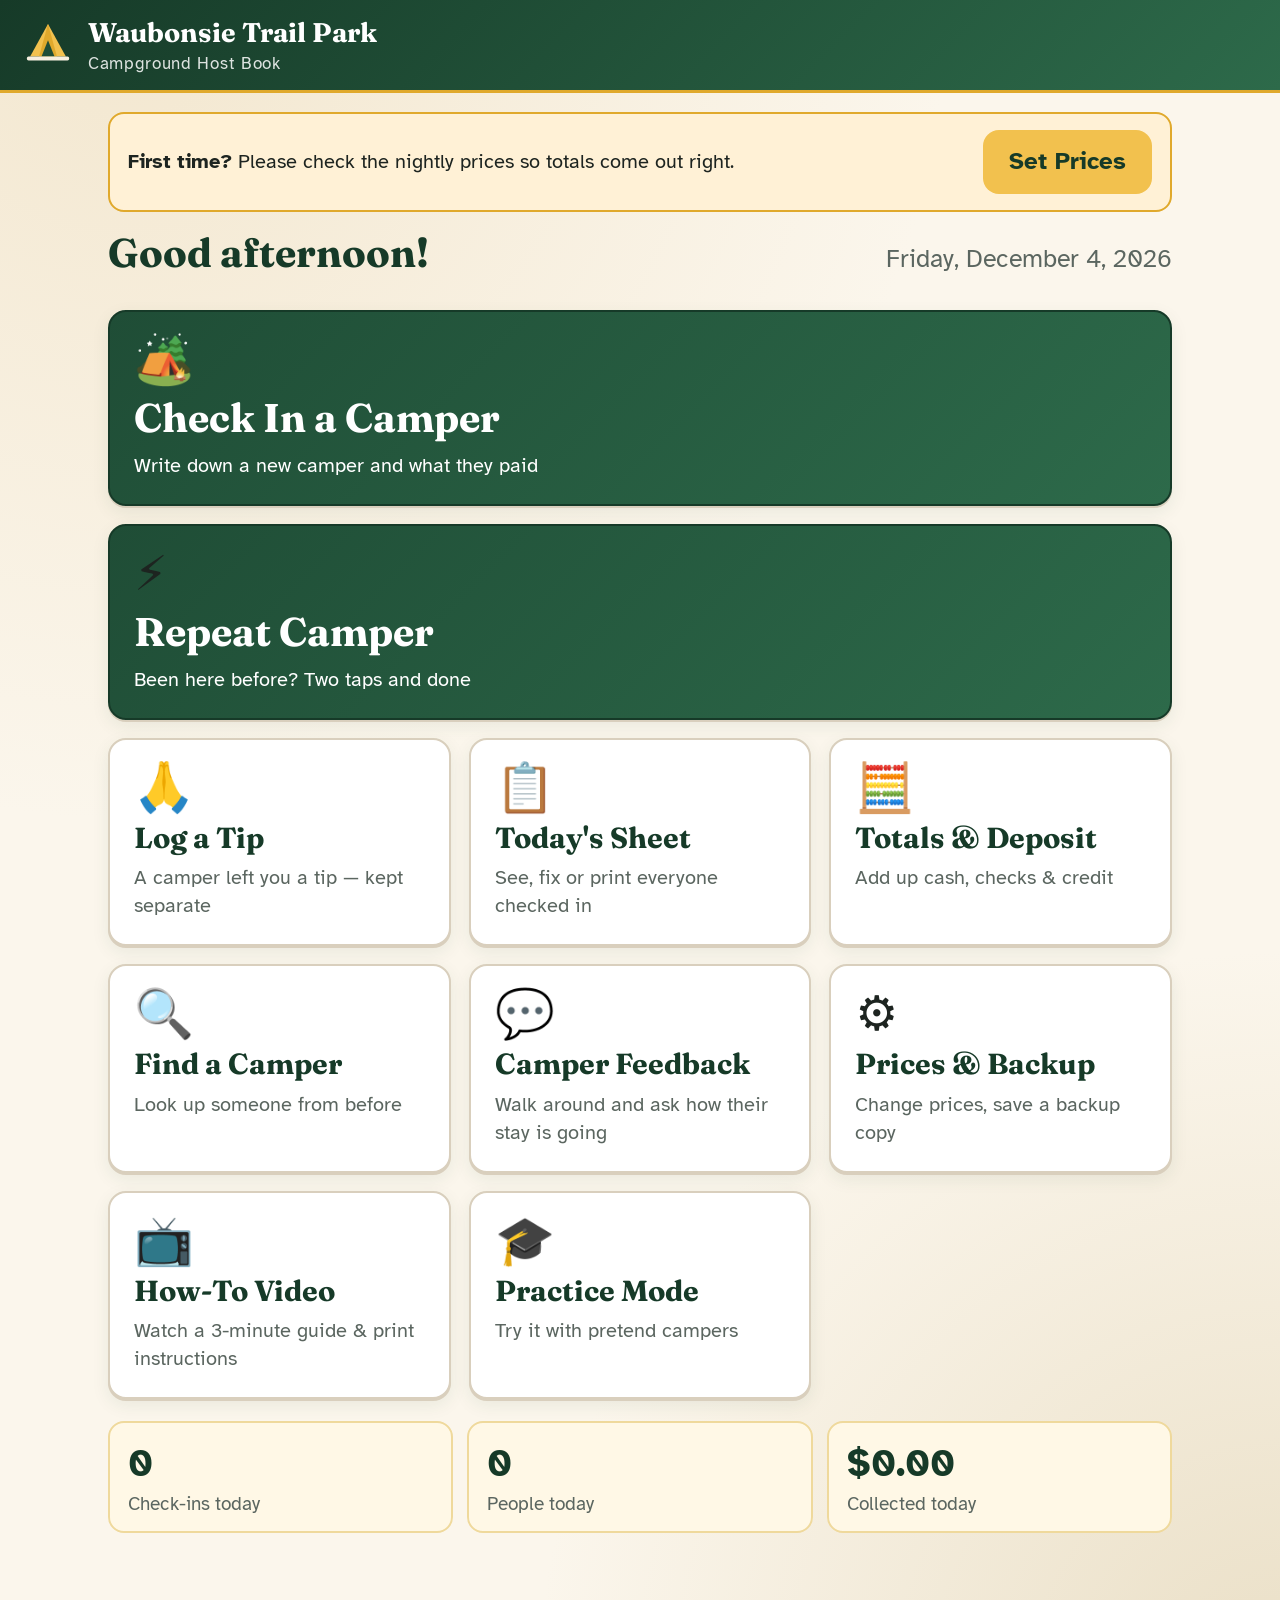
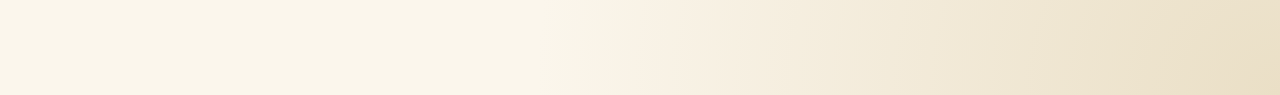
<file: index.html>
<!doctype html>
<html lang="en">
<head>
<meta charset="utf-8">
<meta name="viewport" content="width=device-width, initial-scale=1, viewport-fit=cover">
<title>Campground Host Book</title>
<meta name="description" content="Simple check-in book for campground hosts">
<meta name="theme-color" content="#1f4d36">
<link rel="manifest" href="manifest.webmanifest">
<link rel="icon" href="icons/icon-192.png">
<link rel="apple-touch-icon" href="icons/icon-192.png">
<meta name="apple-mobile-web-app-capable" content="yes">
<link rel="preconnect" href="https://fonts.googleapis.com">
<link rel="preconnect" href="https://fonts.gstatic.com" crossorigin>
<link href="https://fonts.googleapis.com/css2?family=Atkinson+Hyperlegible:wght@400;700&family=Fraunces:opsz,wght@9..144,700&display=swap" rel="stylesheet">
<link rel="stylesheet" href="styles.css">
</head>
<body>
<header class="top">
  <div class="brand">
    <svg class="mark" viewBox="0 0 64 64" aria-hidden="true"><path d="M32 6 10 46h44z" fill="#f2c14e"/><path d="M32 6 21 46h22z" fill="#e0a92c"/><path d="M32 26 24 46h16z" fill="#1f4d36"/><rect x="6" y="46" width="52" height="5" rx="2" fill="#f7efe0"/></svg>
    <div>
      <div class="park" id="parkName">Waubonsie Trail Park</div>
      <div class="sub">Campground Host Book</div>
    </div>
  </div>
  <button class="home-btn" id="homeBtn" hidden>⌂ Home</button>
</header>
<main id="app"></main>
<div id="modal" class="modal" hidden></div>
<div id="toast" class="toast" hidden></div>
<script src="app.js"></script>
</body>
</html>
</file>
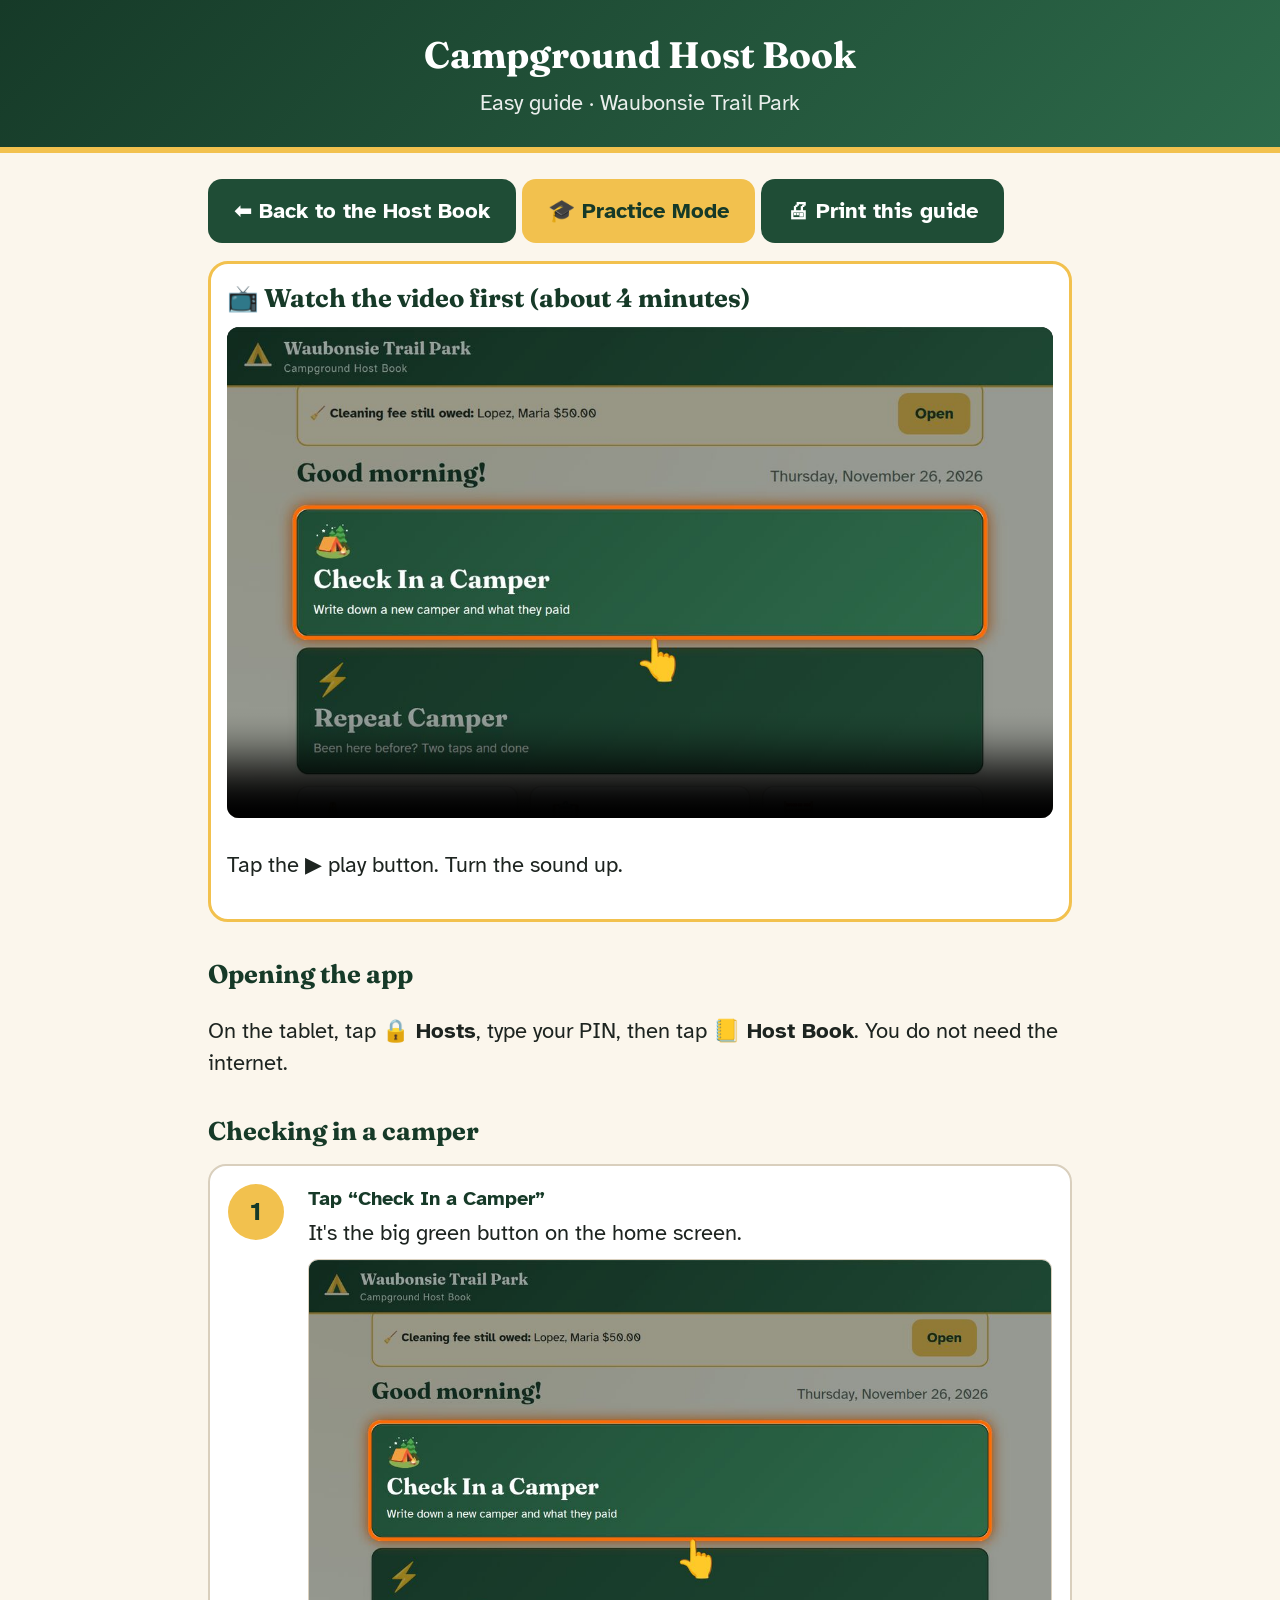
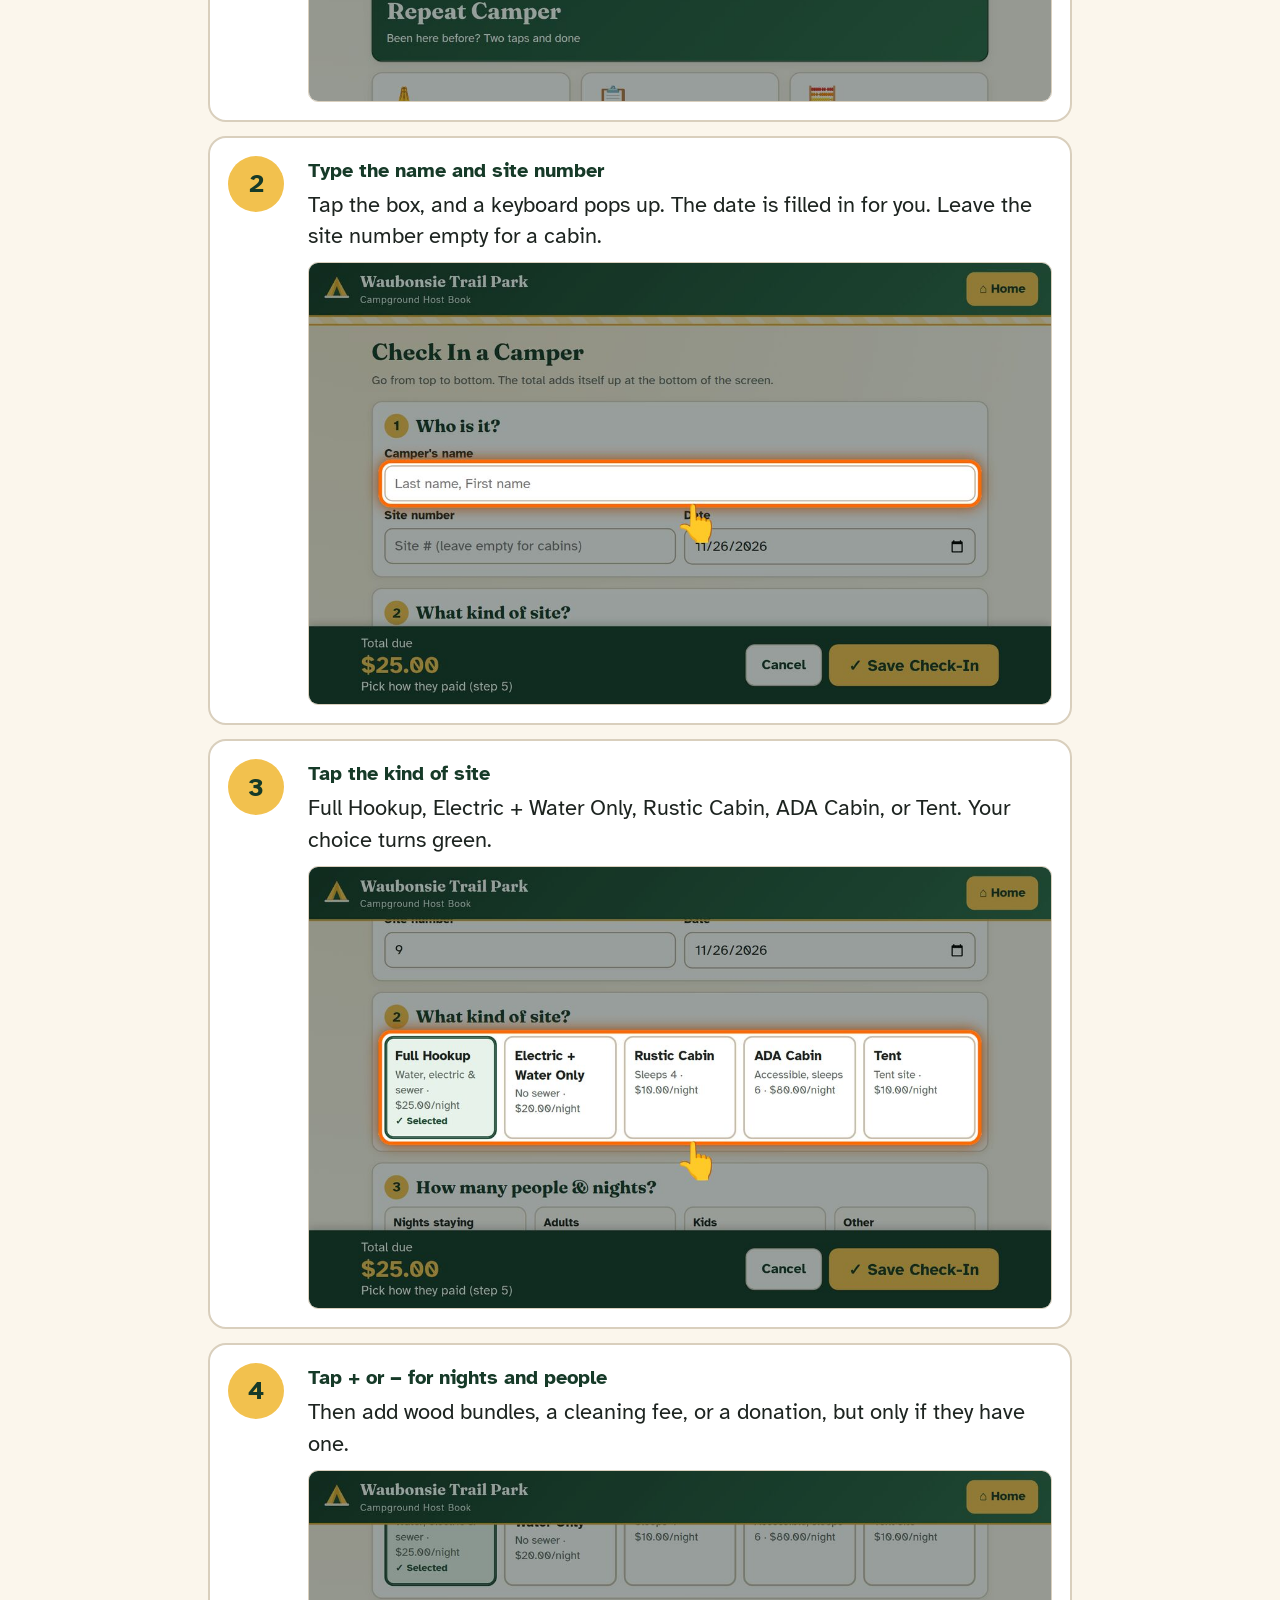
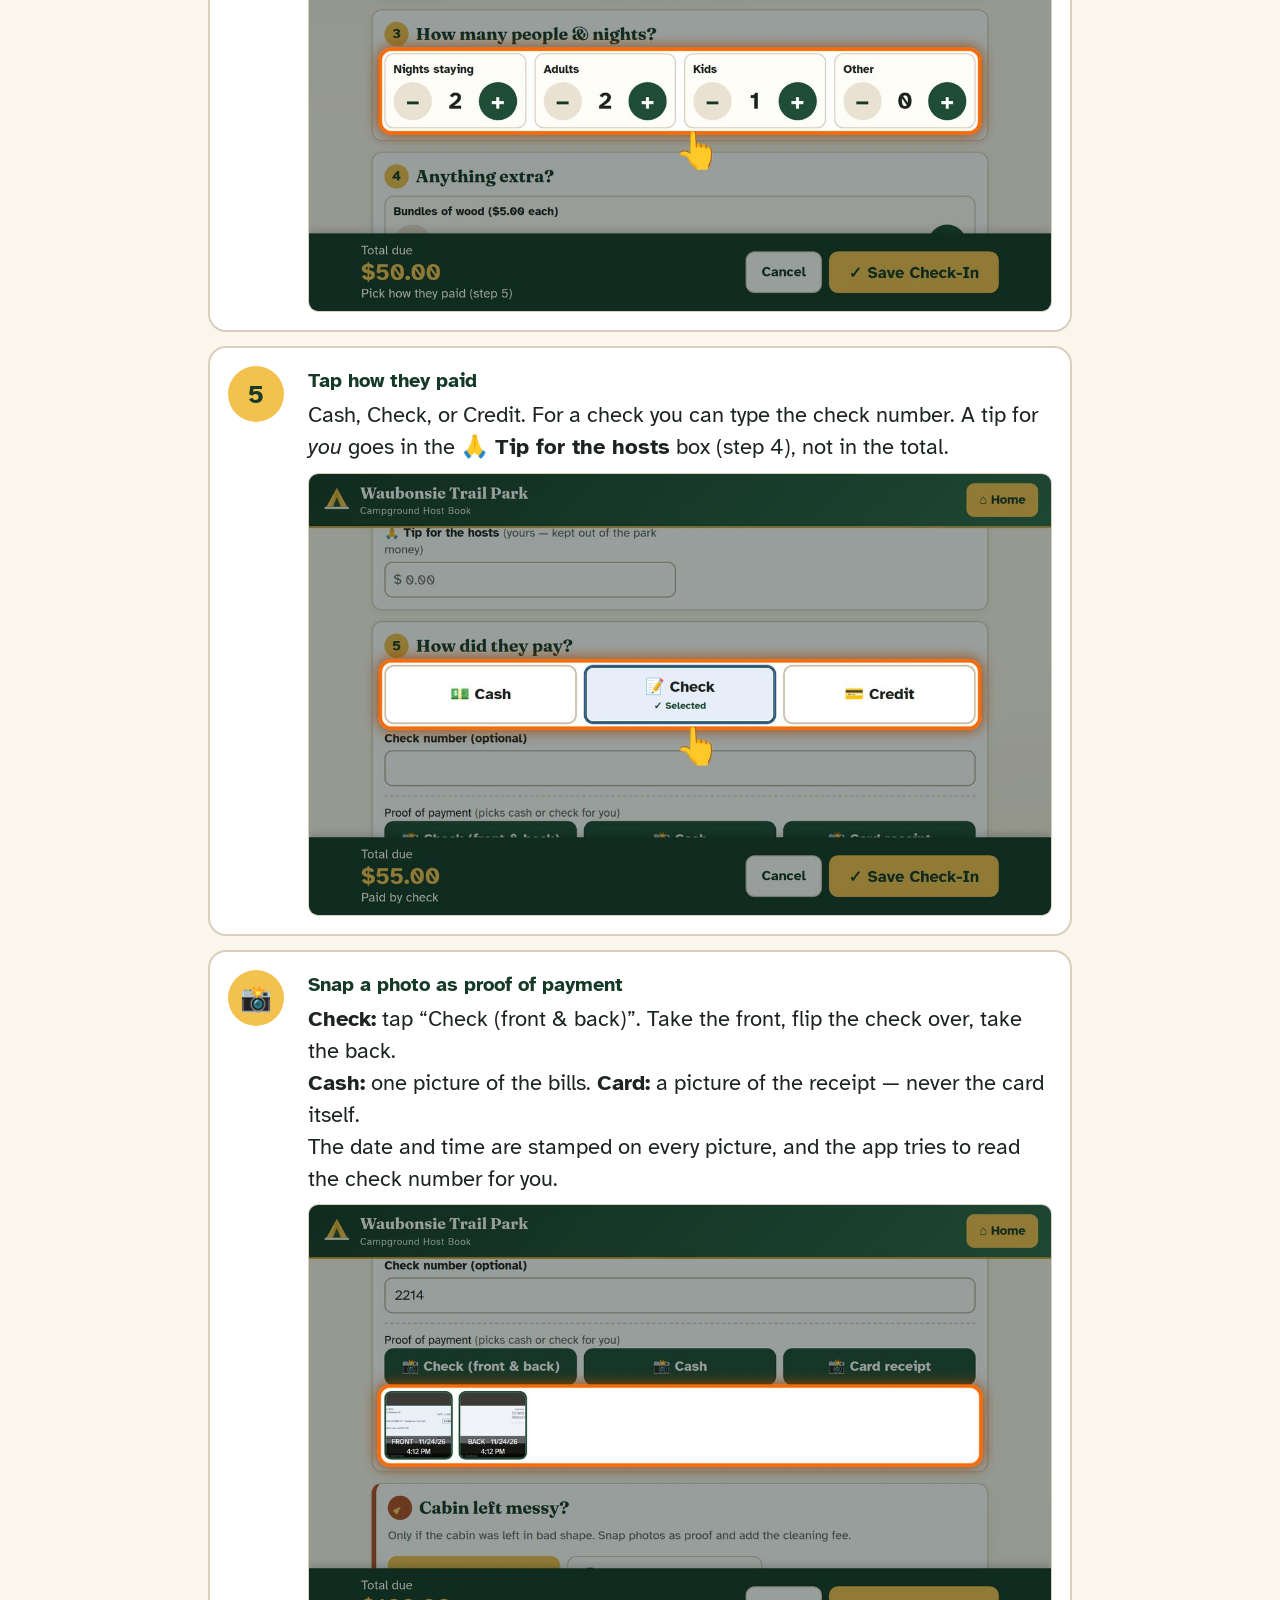
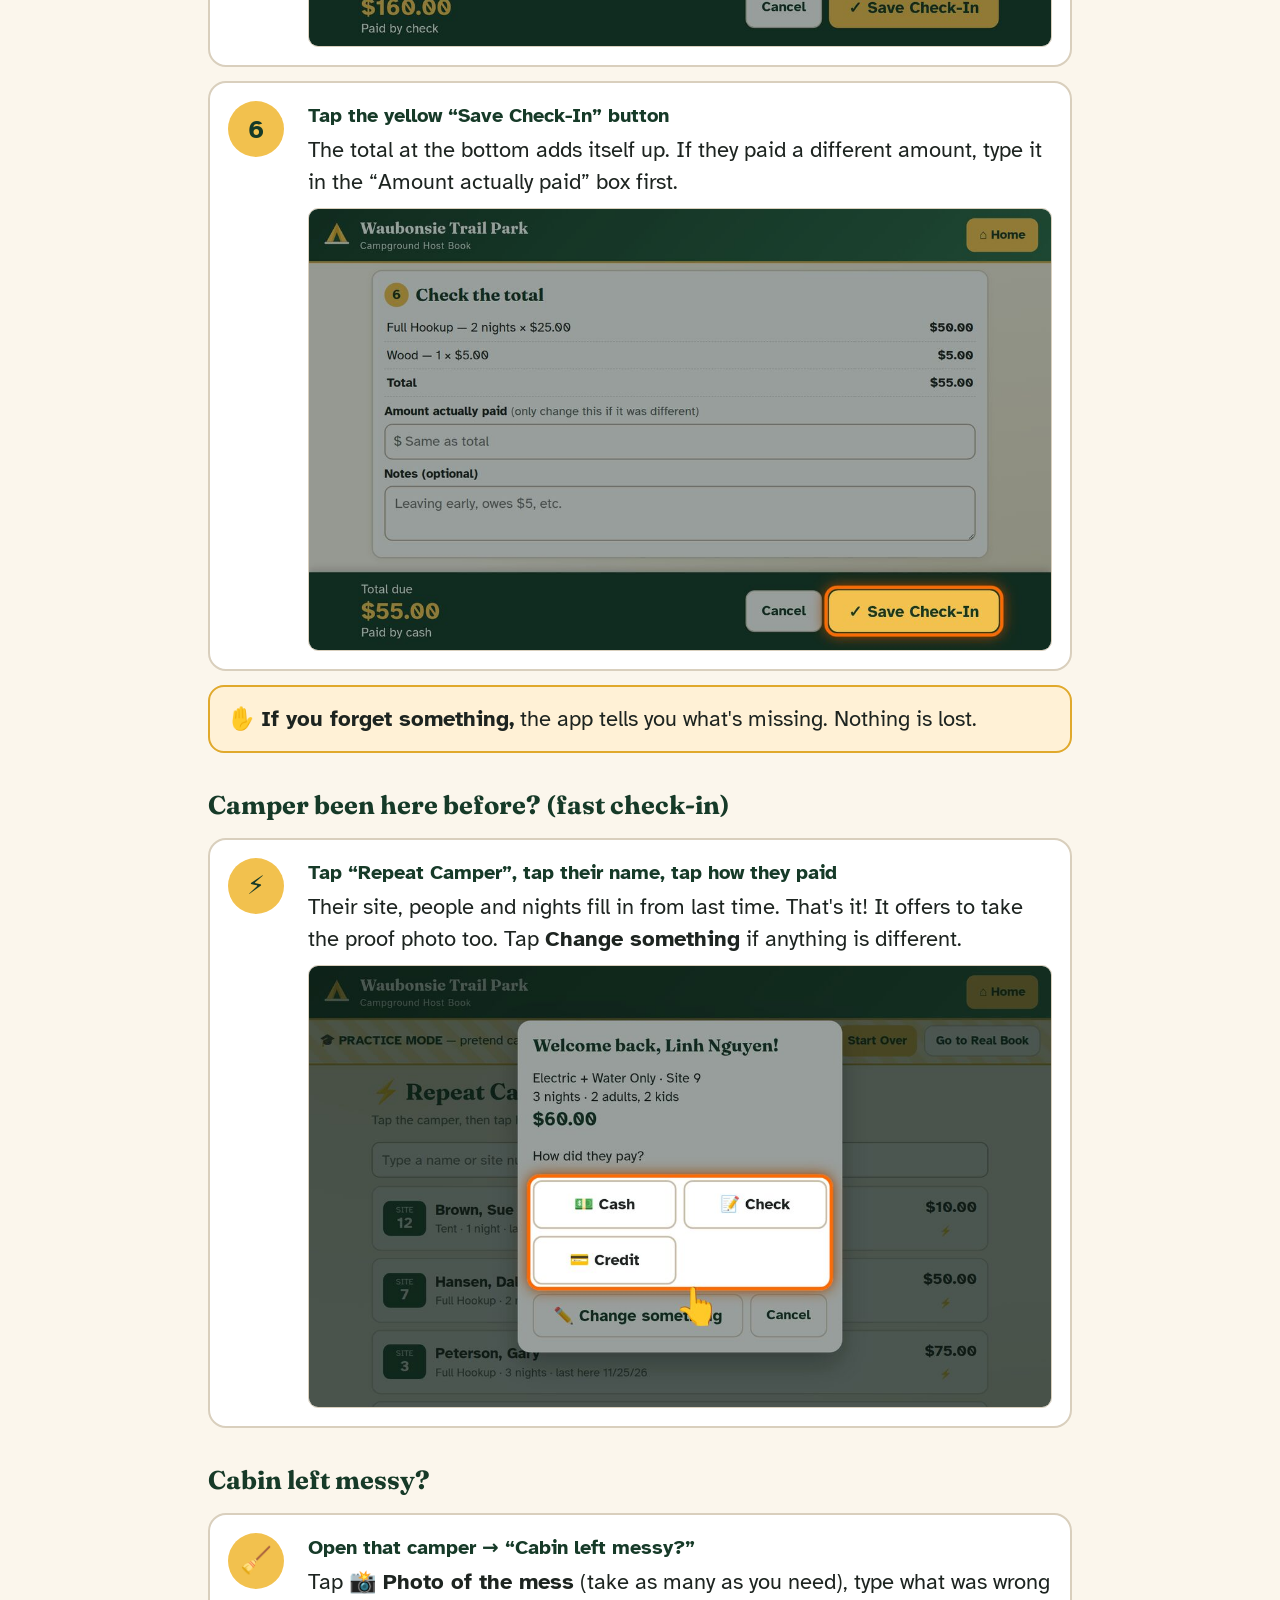
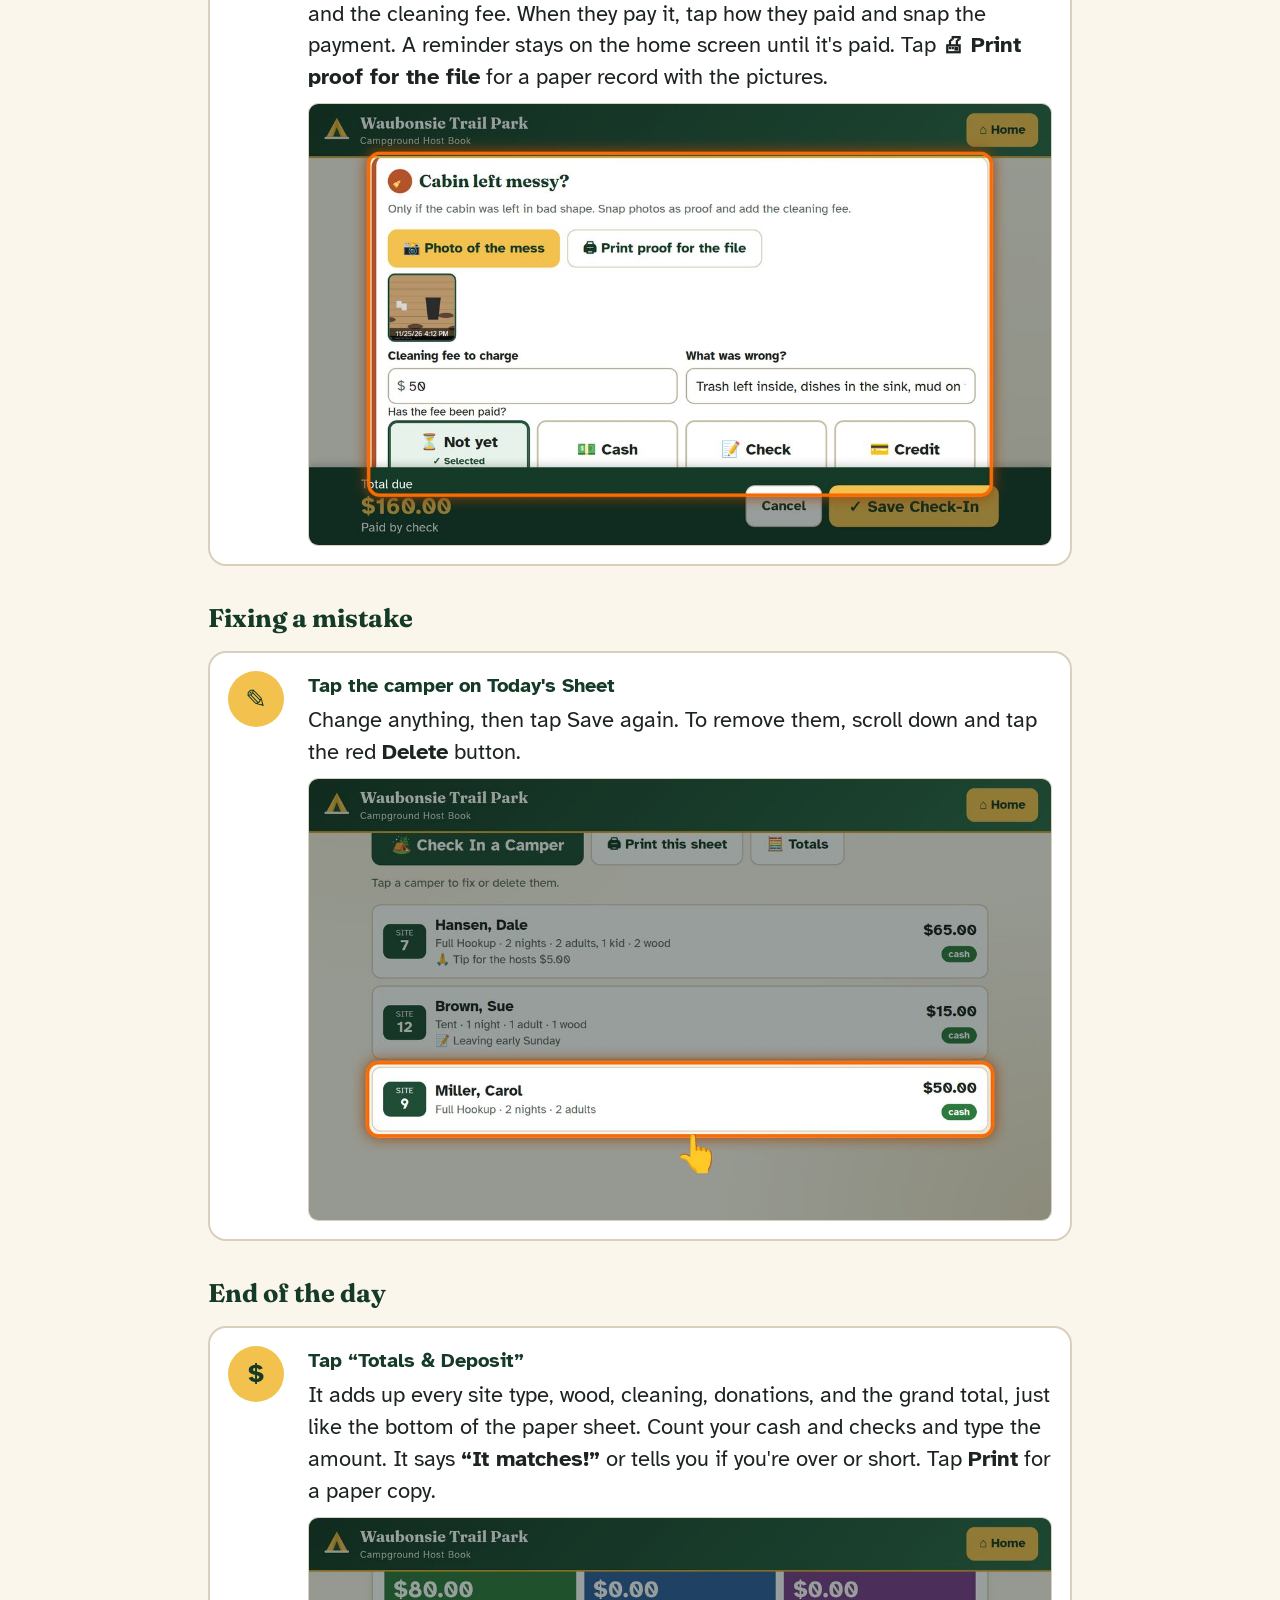
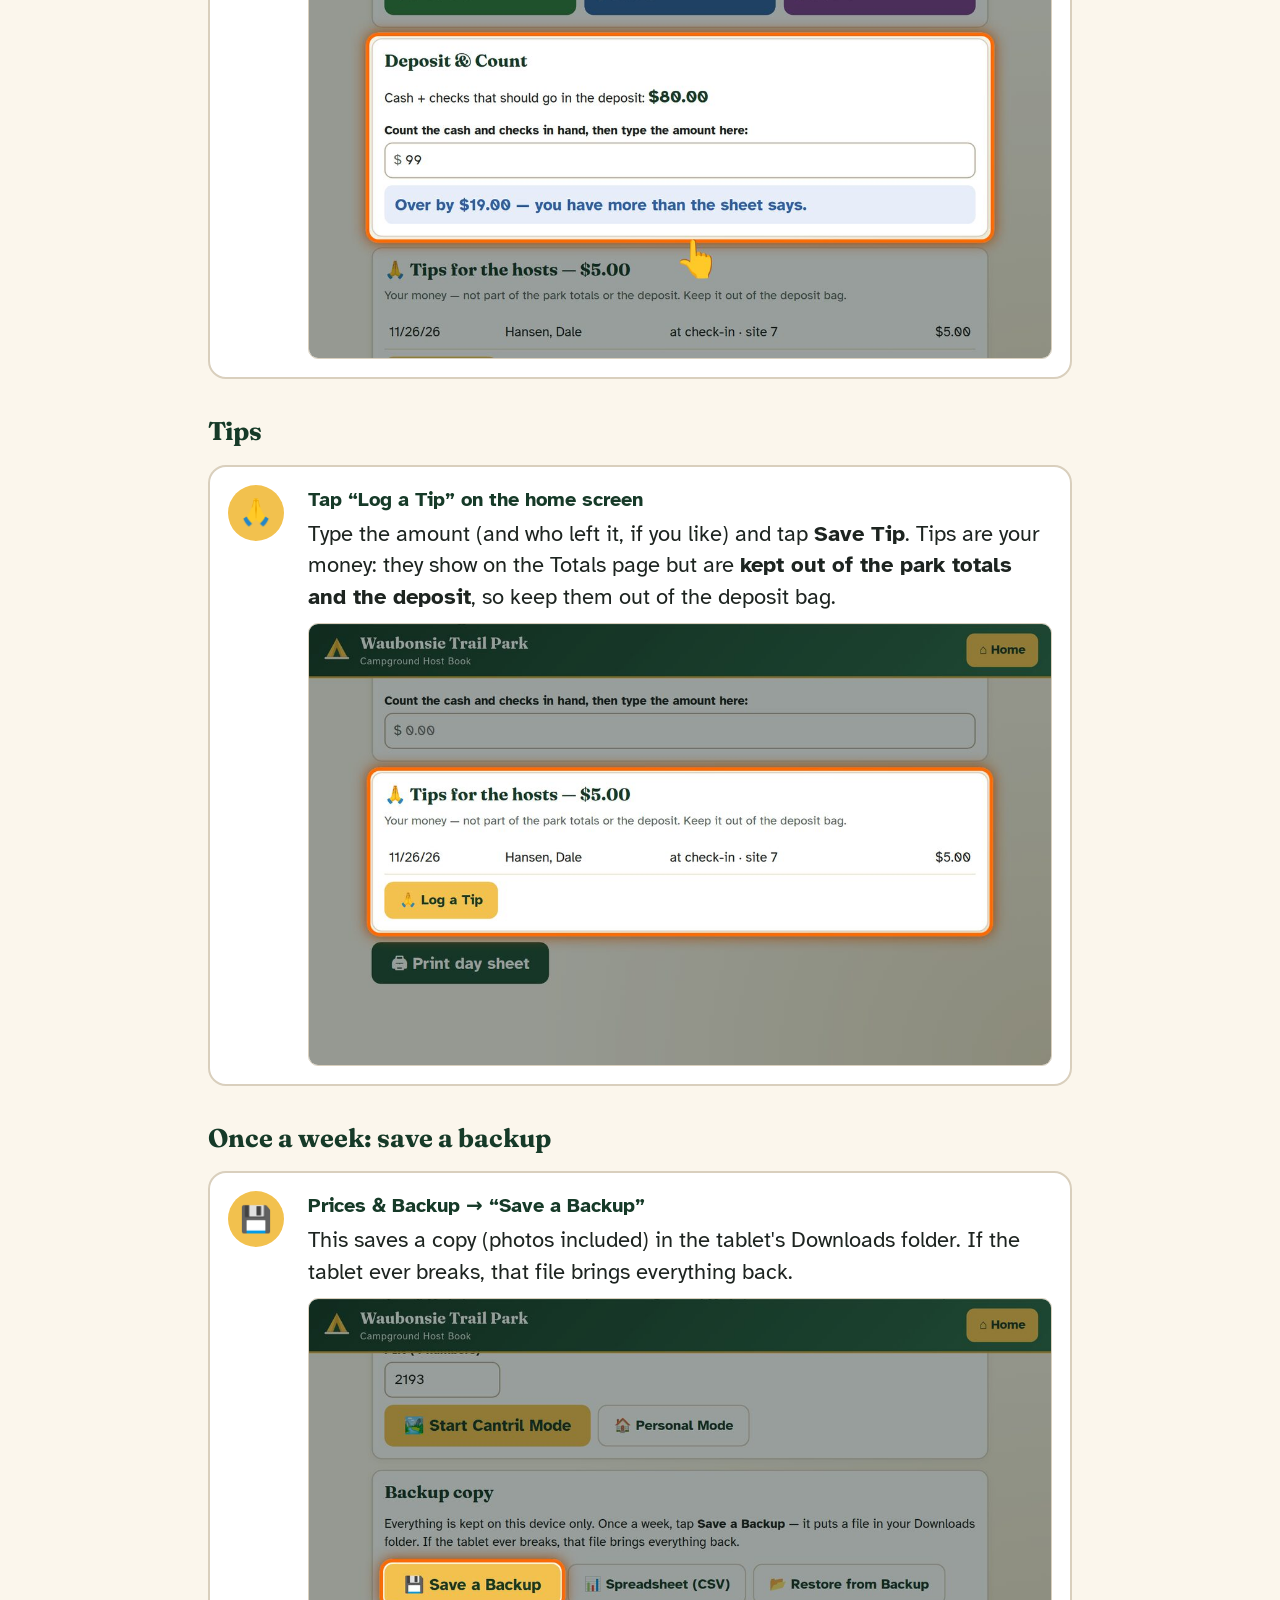
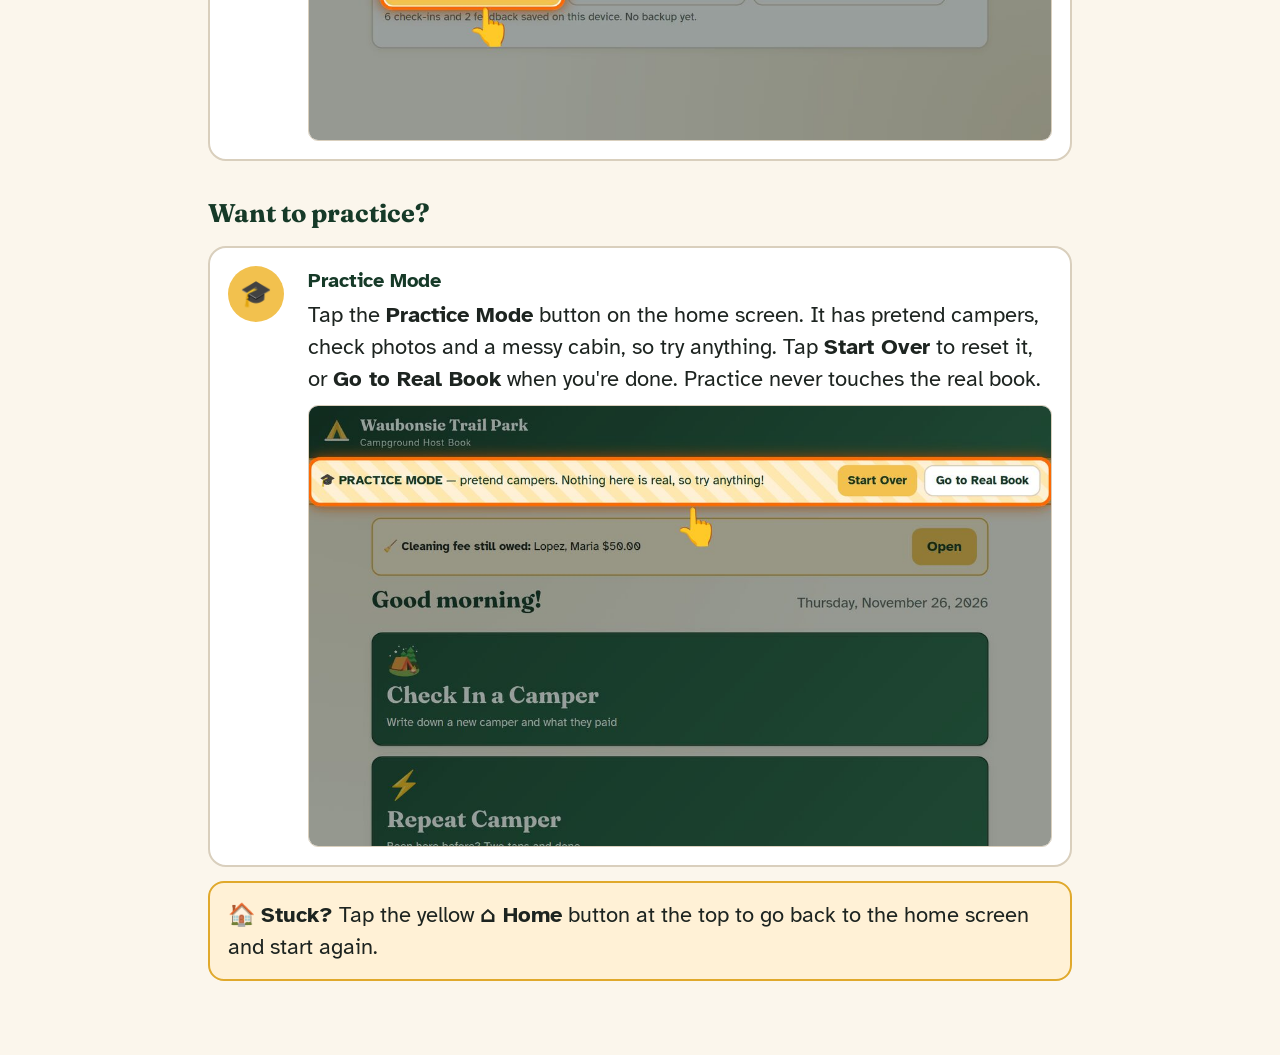
<file: guide/index.html>
<!doctype html><html lang="en"><head><meta charset="utf-8"><meta name="viewport" content="width=device-width,initial-scale=1">
<title>Host Book Guide</title><meta name="description" content="Large-print how-to guide for the Campground Host Book">
<link href="https://fonts.googleapis.com/css2?family=Atkinson+Hyperlegible:wght@400;700&family=Fraunces:opsz,wght@9..144,700&display=swap" rel="stylesheet">
<style>
:root{--pine:#163a28;--forest:#1f4d36;--sun:#f2c14e;--paper:#fbf6ec;--line:#d9cfbd}
*{box-sizing:border-box}body{margin:0;background:var(--paper);color:#1d2420;font-family:'Atkinson Hyperlegible',system-ui,sans-serif;font-size:22px;line-height:1.45}
header{background:linear-gradient(135deg,var(--pine),#2d6a4a);color:#fff;padding:28px 24px;text-align:center;border-bottom:6px solid var(--sun)}
header h1{font-family:Fraunces,Georgia,serif;font-size:2.3rem;margin:0}header p{margin:6px 0 0;opacity:.9}
main{max-width:900px;margin:0 auto;padding:20px 18px 60px}
h2{font-family:Fraunces,Georgia,serif;color:var(--pine);font-size:1.6rem;margin:34px 0 10px}
.video{background:#fff;border:3px solid var(--sun);border-radius:20px;padding:16px;margin:18px 0}
video{width:100%;border-radius:12px;background:#000}
.step{display:grid;grid-template-columns:64px 1fr;gap:16px;background:#fff;border:2px solid var(--line);border-radius:18px;padding:18px;margin:14px 0;break-inside:avoid}
.n{width:56px;height:56px;border-radius:50%;background:var(--sun);color:var(--pine);font-weight:700;font-size:1.6rem;display:grid;place-items:center}
.step b.t{display:block;font-size:1.25rem;color:var(--pine);margin-bottom:4px}
.step img{display:block;width:100%;border-radius:10px;border:1px solid var(--line);margin-top:10px}
.tip{background:#fff1d6;border:2px solid #e0a92c;border-radius:16px;padding:16px 18px;margin:14px 0;break-inside:avoid}
.btn{display:inline-block;background:var(--forest);color:#fff;text-decoration:none;font-weight:700;padding:16px 26px;border-radius:14px;margin:6px 6px 0 0}
.btn.sun{background:var(--sun);color:var(--pine)}
.noprint{}@media print{.noprint,.video{display:none}body{font-size:15px;background:#fff}header{padding:14px}.step{padding:10px}.step img{width:78%;display:block}h2{margin-top:18px;break-after:avoid}}
</style></head><body>
<header><h1>Campground Host Book</h1><p>Easy guide · Waubonsie Trail Park</p></header>
<main>
<div class="noprint"><a class="btn" href="../">⬅ Back to the Host Book</a><a class="btn sun" href="../?demo">🎓 Practice Mode</a><a class="btn" href="javascript:print()">🖨 Print this guide</a></div>
<div class="video"><h2 style="margin-top:0">📺 Watch the video first (about 4 minutes)</h2><video controls preload="metadata" poster="img/s1.jpg" src="how-to-video.mp4?v=2"></video><p>Tap the ▶ play button. Turn the sound up.</p></div>

<h2>Opening the app</h2>
<p>On the tablet, tap <b>🔒 Hosts</b>, type your PIN, then tap <b>📒 Host Book</b>. You do not need the internet.</p>

<h2>Checking in a camper</h2>
<div class="step"><div class="n">1</div><div><b class="t">Tap “Check In a Camper”</b>It's the big green button on the home screen.<img src="img/s1.jpg" alt=""></div></div>
<div class="step"><div class="n">2</div><div><b class="t">Type the name and site number</b>Tap the box, and a keyboard pops up. The date is filled in for you. Leave the site number empty for a cabin.<img src="img/s2.jpg" alt=""></div></div>
<div class="step"><div class="n">3</div><div><b class="t">Tap the kind of site</b>Full Hookup, Electric + Water Only, Rustic Cabin, ADA Cabin, or Tent. Your choice turns green.<img src="img/s3.jpg" alt=""></div></div>
<div class="step"><div class="n">4</div><div><b class="t">Tap + or − for nights and people</b>Then add wood bundles, a cleaning fee, or a donation, but only if they have one.<img src="img/s4.jpg" alt=""></div></div>
<div class="step"><div class="n">5</div><div><b class="t">Tap how they paid</b>Cash, Check, or Credit. For a check you can type the check number. A tip for <i>you</i> goes in the <b>🙏 Tip for the hosts</b> box (step 4), not in the total.<img src="img/s6.jpg" alt=""></div></div>
<div class="step"><div class="n">📸</div><div><b class="t">Snap a photo as proof of payment</b><b>Check:</b> tap “Check (front &amp; back)”. Take the front, flip the check over, take the back.<br><b>Cash:</b> one picture of the bills. <b>Card:</b> a picture of the receipt — never the card itself.<br>The date and time are stamped on every picture, and the app tries to read the check number for you.<img src="img/sp2.jpg" alt=""></div></div>
<div class="step"><div class="n">6</div><div><b class="t">Tap the yellow “Save Check-In” button</b>The total at the bottom adds itself up. If they paid a different amount, type it in the “Amount actually paid” box first.<img src="img/s8.jpg" alt=""></div></div>
<div class="tip">✋ <b>If you forget something,</b> the app tells you what's missing. Nothing is lost.</div>

<h2>Camper been here before? (fast check-in)</h2>
<div class="step"><div class="n">⚡</div><div><b class="t">Tap “Repeat Camper”, tap their name, tap how they paid</b>Their site, people and nights fill in from last time. That's it! It offers to take the proof photo too. Tap <b>Change something</b> if anything is different.<img src="img/sr3.jpg" alt=""></div></div>

<h2>Cabin left messy?</h2>
<div class="step"><div class="n">🧹</div><div><b class="t">Open that camper → “Cabin left messy?”</b>Tap <b>📸 Photo of the mess</b> (take as many as you need), type what was wrong and the cleaning fee. When they pay it, tap how they paid and snap the payment. A reminder stays on the home screen until it's paid. Tap <b>🖨 Print proof for the file</b> for a paper record with the pictures.<img src="img/sm1.jpg" alt=""></div></div>

<h2>Fixing a mistake</h2>
<div class="step"><div class="n">✎</div><div><b class="t">Tap the camper on Today's Sheet</b>Change anything, then tap Save again. To remove them, scroll down and tap the red <b>Delete</b> button.<img src="img/s9.jpg" alt=""></div></div>

<h2>End of the day</h2>
<div class="step"><div class="n">$</div><div><b class="t">Tap “Totals &amp; Deposit”</b>It adds up every site type, wood, cleaning, donations, and the grand total, just like the bottom of the paper sheet. Count your cash and checks and type the amount. It says <b>“It matches!”</b> or tells you if you're over or short. Tap <b>Print</b> for a paper copy.<img src="img/s12.jpg" alt=""></div></div>

<h2>Tips</h2>
<div class="step"><div class="n">🙏</div><div><b class="t">Tap “Log a Tip” on the home screen</b>Type the amount (and who left it, if you like) and tap <b>Save Tip</b>. Tips are your money: they show on the Totals page but are <b>kept out of the park totals and the deposit</b>, so keep them out of the deposit bag.<img src="img/st2.jpg" alt=""></div></div>

<h2>Once a week: save a backup</h2>
<div class="step"><div class="n">💾</div><div><b class="t">Prices &amp; Backup → “Save a Backup”</b>This saves a copy (photos included) in the tablet's Downloads folder. If the tablet ever breaks, that file brings everything back.<img src="img/s14.jpg" alt=""></div></div>

<h2>Want to practice?</h2>
<div class="step"><div class="n">🎓</div><div><b class="t">Practice Mode</b>Tap the <b>Practice Mode</b> button on the home screen. It has pretend campers, check photos and a messy cabin, so try anything. Tap <b>Start Over</b> to reset it, or <b>Go to Real Book</b> when you're done. Practice never touches the real book.<img src="img/s15.jpg" alt=""></div></div>

<div class="tip">🏠 <b>Stuck?</b> Tap the yellow <b>⌂ Home</b> button at the top to go back to the home screen and start again.</div>
</main></body></html>
</file>
<file: styles.css>
[hidden]{display:none!important}
:root{
  --forest:#1f4d36; --forest-2:#2d6a4a; --pine:#163a28;
  --paper:#fbf6ec; --card:#ffffff; --ink:#1d2420; --muted:#5b6660;
  --line:#d9cfbd; --sun:#f2c14e; --sun-2:#e0a92c; --clay:#b4532a;
  --cash:#2d7a3e; --check:#2f5f9e; --credit:#7a3e8c; --danger:#b3261e;
  --r:18px;
}
*{box-sizing:border-box}
html{font-size:20px}
body{margin:0;background:var(--paper);color:var(--ink);
  font-family:"Atkinson Hyperlegible",system-ui,-apple-system,"Segoe UI",Roboto,sans-serif;
  line-height:1.4;-webkit-text-size-adjust:100%;
  background-image:radial-gradient(circle at 10% 0%,#f3e7cf 0,transparent 40%),radial-gradient(circle at 100% 100%,#eadfc6 0,transparent 35%)}
button,input,select,textarea{font:inherit;color:inherit}
button{cursor:pointer;touch-action:manipulation}
h1,h2,h3{font-family:Fraunces,Georgia,serif;margin:0 0 .4em;line-height:1.15;color:var(--pine)}
h1{font-size:2rem} h2{font-size:1.5rem} h3{font-size:1.2rem}

.top{position:sticky;top:0;z-index:5;display:flex;align-items:center;justify-content:space-between;gap:12px;
  padding:14px 22px;background:linear-gradient(135deg,var(--pine),var(--forest-2));color:#fff;
  box-shadow:0 3px 0 var(--sun-2)}
.brand{display:flex;align-items:center;gap:14px;min-width:0}
.mark{width:52px;height:52px;flex:none}
.park{font-family:Fraunces,Georgia,serif;font-size:1.35rem;font-weight:700;white-space:nowrap;overflow:hidden;text-overflow:ellipsis}
.sub{font-size:.85rem;opacity:.85;letter-spacing:.04em}
.home-btn{background:var(--sun);color:var(--pine);border:0;border-radius:14px;padding:12px 22px;font-weight:700;font-size:1.1rem;min-height:58px;flex:none}

main{max-width:1100px;margin:0 auto;padding:22px 18px 140px}

/* Home */
.hello{display:flex;flex-wrap:wrap;align-items:baseline;justify-content:space-between;gap:8px;margin-bottom:18px}
.today{font-size:1.25rem;color:var(--muted)}
.big-grid{display:grid;grid-template-columns:repeat(auto-fit,minmax(260px,1fr));gap:18px}
.tile{display:flex;flex-direction:column;align-items:flex-start;gap:6px;text-align:left;border:0;border-radius:var(--r);
  padding:24px;min-height:150px;background:var(--card);box-shadow:0 2px 0 var(--line),0 6px 18px rgba(31,77,54,.08);border:2px solid var(--line)}
.tile .ico{font-size:2.4rem;line-height:1}
.tile .t{font-family:Fraunces,Georgia,serif;font-size:1.45rem;font-weight:700;color:var(--pine)}
.tile .d{color:var(--muted);font-size:1rem}
.tile.primary{background:linear-gradient(135deg,var(--forest),var(--forest-2));border-color:var(--pine);grid-column:1/-1;min-height:170px}
.tile.primary .t,.tile.primary .d{color:#fff}
.tile.primary .t{font-size:2rem}
.tile:active{transform:translateY(2px)}
.stats{display:grid;grid-template-columns:repeat(auto-fit,minmax(170px,1fr));gap:14px;margin:22px 0}
.stat{background:#fff8e6;border:2px solid #efd99c;border-radius:16px;padding:14px 18px}
.stat .n{font-size:1.9rem;font-weight:700;color:var(--pine)}
.stat .l{color:var(--muted);font-size:.95rem}
.banner{background:#fff1d6;border:2px solid var(--sun-2);border-radius:16px;padding:16px 18px;margin-bottom:18px;display:flex;gap:14px;align-items:center;flex-wrap:wrap;justify-content:space-between}

/* Cards / form */
.card{background:var(--card);border:2px solid var(--line);border-radius:var(--r);padding:20px;margin-bottom:18px;box-shadow:0 4px 14px rgba(31,77,54,.06)}
.step{display:flex;align-items:center;gap:12px;margin-bottom:12px}
.num{width:42px;height:42px;border-radius:50%;background:var(--sun);color:var(--pine);font-weight:700;display:grid;place-items:center;flex:none;font-size:1.2rem}
.step h2{margin:0}
label.lbl{display:block;font-weight:700;margin:10px 0 6px;font-size:1.05rem}
input.txt,select.txt,textarea.txt{width:100%;min-height:62px;padding:12px 16px;border:2px solid #b9ad97;border-radius:14px;background:#fff;font-size:1.2rem}
textarea.txt{min-height:90px}
input.txt:focus,select.txt:focus,textarea.txt:focus{outline:4px solid rgba(242,193,78,.6);border-color:var(--forest)}
.row2{display:grid;grid-template-columns:1fr 1fr;gap:14px}
.hint{color:var(--muted);font-size:.95rem;margin-top:6px}

.choices{display:grid;grid-template-columns:repeat(auto-fit,minmax(190px,1fr));gap:12px}
.choice{border:3px solid #c9bea9;background:#fff;border-radius:16px;padding:16px;min-height:84px;text-align:left;font-weight:700;font-size:1.15rem;display:flex;flex-direction:column;gap:2px}
.choice small{font-weight:400;color:var(--muted);font-size:.95rem}
.choice.on{border-color:var(--forest);background:#e7f3ea;box-shadow:inset 0 0 0 2px var(--forest)}
.choice.on::after{content:"✓ Selected";font-size:.85rem;color:var(--forest)}
.pay .choice{text-align:center;align-items:center;justify-content:center;font-size:1.35rem}
.pay .choice.on.cash{border-color:var(--cash);background:#e6f4e8}
.pay .choice.on.check{border-color:var(--check);background:#e7eef9}
.pay .choice.on.credit{border-color:var(--credit);background:#f3e9f6}

.steppers{display:grid;grid-template-columns:repeat(auto-fit,minmax(230px,1fr));gap:14px}
.stepper{border:2px solid var(--line);border-radius:16px;padding:12px 14px;background:#fffdf8}
.stepper .sl{font-weight:700;margin-bottom:8px}
.stepper .ctl{display:flex;align-items:center;justify-content:space-between;gap:8px}
.sbtn{width:66px;height:66px;border-radius:50%;border:0;font-size:2rem;font-weight:700;background:var(--forest);color:#fff;flex:none}
.sbtn.minus{background:#e9e2d3;color:var(--pine)}
.sval{font-size:2rem;font-weight:700;min-width:60px;text-align:center}

.money{position:relative}
.money::before{content:"$";position:absolute;left:16px;top:50%;transform:translateY(-50%);font-size:1.2rem;color:var(--muted)}
.money input{padding-left:34px}

.breakdown{width:100%;border-collapse:collapse;font-size:1.1rem}
.breakdown td{padding:8px 4px;border-bottom:1px dashed var(--line)}
.breakdown td:last-child{text-align:right;font-weight:700}

.savebar{position:fixed;left:0;right:0;bottom:0;z-index:6;background:var(--pine);color:#fff;padding:14px 18px calc(14px + env(safe-area-inset-bottom));
  display:flex;align-items:center;justify-content:center;gap:16px;box-shadow:0 -4px 14px rgba(0,0,0,.2)}
.savebar .inner{max-width:1100px;width:100%;display:flex;align-items:center;justify-content:space-between;gap:16px;flex-wrap:wrap}
.savebar .tot{font-size:1.1rem}
.savebar .tot b{font-size:2rem;color:var(--sun);display:block;line-height:1.1}

.btn{border:0;border-radius:16px;padding:14px 26px;min-height:64px;font-weight:700;font-size:1.2rem;background:var(--forest);color:#fff;display:inline-flex;align-items:center;justify-content:center;gap:10px}
.btn.sun{background:var(--sun);color:var(--pine)}
.btn.ghost{background:#fff;color:var(--pine);border:2px solid var(--line)}
.btn.danger{background:var(--danger)}
.btn.big{font-size:1.4rem;min-height:72px;padding:16px 34px}
.btns{display:flex;flex-wrap:wrap;gap:12px}

/* Day nav */
.daynav{display:flex;align-items:center;justify-content:space-between;gap:12px;flex-wrap:wrap;margin-bottom:16px}
.daynav .when{font-family:Fraunces,Georgia,serif;font-size:1.5rem;font-weight:700;color:var(--pine);text-align:center;flex:1}
.daynav .btn{min-width:150px}

/* Guest list */
.guest{display:flex;align-items:center;gap:16px;width:100%;text-align:left;background:#fff;border:2px solid var(--line);border-radius:16px;padding:16px 18px;margin-bottom:12px}
.guest .site{background:var(--forest);color:#fff;border-radius:12px;min-width:74px;padding:8px 10px;text-align:center;font-weight:700;font-size:1.3rem;line-height:1.1}
.guest .site small{display:block;font-size:.7rem;font-weight:400;opacity:.85}
.guest .main{flex:1;min-width:0}
.guest .nm{font-size:1.3rem;font-weight:700}
.guest .meta{color:var(--muted);font-size:1rem}
.guest .amt{text-align:right;font-weight:700;font-size:1.35rem}
.tag{display:inline-block;border-radius:999px;padding:2px 12px;font-size:.85rem;font-weight:700;color:#fff;margin-top:4px}
.tag.cash{background:var(--cash)}.tag.check{background:var(--check)}.tag.credit{background:var(--credit)}
.empty{text-align:center;color:var(--muted);padding:40px 10px;font-size:1.2rem;border:2px dashed var(--line);border-radius:var(--r)}

/* Totals */
.tot-table{width:100%;border-collapse:collapse;font-size:1.15rem}
.tot-table th,.tot-table td{padding:12px 8px;border-bottom:2px solid #eee3cf;text-align:left}
.tot-table td.r,.tot-table th.r{text-align:right}
.tot-table tr.grand td{font-size:1.5rem;font-weight:700;color:var(--pine);border-top:3px solid var(--pine);border-bottom:0}
.paygrid{display:grid;grid-template-columns:repeat(auto-fit,minmax(200px,1fr));gap:14px}
.paybox{border-radius:16px;padding:16px;color:#fff}
.paybox .n{font-size:2rem;font-weight:700}
.paybox.cash{background:var(--cash)}.paybox.check{background:var(--check)}.paybox.credit{background:var(--credit)}
.os{font-size:1.4rem;font-weight:700;padding:14px 18px;border-radius:14px;margin-top:12px}
.os.ok{background:#e6f4e8;color:var(--cash)}.os.over{background:#e7eef9;color:var(--check)}.os.short{background:#fbe9e7;color:var(--danger)}
.seg{display:inline-flex;border:2px solid var(--forest);border-radius:14px;overflow:hidden}
.seg button{border:0;background:#fff;padding:12px 22px;font-weight:700;min-height:58px;color:var(--forest)}
.seg button.on{background:var(--forest);color:#fff}

/* Modal + toast */
.modal{position:fixed;inset:0;z-index:20;background:rgba(14,30,22,.55);display:grid;place-items:center;padding:20px}
.modal .box{background:#fff;border-radius:22px;max-width:560px;width:100%;padding:26px;box-shadow:0 20px 50px rgba(0,0,0,.3)}
.modal .box p{font-size:1.2rem}
.toast{position:fixed;left:50%;bottom:120px;transform:translateX(-50%);z-index:30;background:var(--pine);color:#fff;padding:16px 26px;border-radius:16px;font-size:1.2rem;font-weight:700;box-shadow:0 8px 24px rgba(0,0,0,.25);max-width:90vw;text-align:center}

/* Print sheet */
#printSheet{display:none}
@media (max-width:640px){
  html{font-size:18px}
  .row2{grid-template-columns:1fr}
  .top{padding:12px 14px}
  .park{font-size:1.1rem}
  .guest{flex-wrap:wrap}
}
@media print{
  @page{size:letter landscape;margin:.4in}
  html{font-size:11px}
  body{background:#fff}
  .top,main,.savebar,.modal,.toast{display:none!important}
  #printSheet{display:block}
  #printSheet h1{font-size:18px;margin:0}
  #printSheet .ph{display:flex;justify-content:space-between;align-items:flex-end;margin-bottom:8px}
  #printSheet table{width:100%;border-collapse:collapse}
  #printSheet th,#printSheet td{border:1px solid #333;padding:4px 5px;font-size:11px}
  #printSheet th{background:#eee;text-transform:uppercase;font-size:10px}
  #printSheet td.r{text-align:right}
  #printSheet .sum{display:grid;grid-template-columns:1fr 1fr 1fr;gap:18px;margin-top:12px}
  #printSheet .sum table td{border:0;border-bottom:1px solid #999}
}

.demobar{background:repeating-linear-gradient(45deg,#fff1d6 0 18px,#ffe7b0 18px 36px);border-bottom:3px solid var(--sun-2);padding:12px 18px;display:flex;flex-wrap:wrap;gap:12px;align-items:center;justify-content:space-between;font-size:1.1rem;color:var(--pine)}
.demobar .btn{min-height:54px;padding:10px 18px;font-size:1.05rem}
a.btn{text-decoration:none}
@media print{.demobar{display:none!important}}
/* price settings */
.prices{display:grid;grid-template-columns:1fr 1fr;gap:14px 22px}
.prow .pctl{display:flex;align-items:center;gap:10px}
.prow .pctl .money{flex:1;min-width:0}
.prow .pctl .txt{font-size:1.4rem;font-weight:700;text-align:center}
.posted td{padding:8px 6px;font-size:1.1rem}
.posted .bad{color:#b4231b;font-weight:700}
.posted .good{color:var(--forest);font-weight:700}
#oldRate .btn{margin-top:8px}
@media (max-width:640px){.prices{grid-template-columns:1fr}}

/* Camper feedback */
.tile.camper{background:linear-gradient(135deg,#f6d27a,var(--sun));border-color:var(--sun-2)}
.tile.camper .t{color:var(--pine)} .tile.camper .d{color:#4a3d18}
.fbstart .tile.primary{grid-column:auto}
.stars-row{display:flex;gap:10px;justify-content:center;flex-wrap:wrap}
.star{width:96px;height:96px;border-radius:22px;border:3px solid #d8cdb6;background:#fff;font-size:3.4rem;line-height:1;color:#d8cdb6}
.star.on{color:var(--sun-2);border-color:var(--sun-2);background:#fff6dc}
.starword{text-align:center;font-size:1.5rem;font-weight:700;color:var(--pine);margin-top:10px;min-height:1.6em}
.fbchoices{grid-template-columns:repeat(auto-fit,minmax(200px,1fr))}
.fbchoices .choice{min-height:70px;justify-content:center}
.fbchoices.need .choice.on{border-color:var(--clay);background:#fbece4;box-shadow:inset 0 0 0 2px var(--clay)}
.fbchoices.need .choice.on::after{color:var(--clay)}
.choice.followup{width:100%;text-align:center;align-items:center}
.fbchips{display:flex;flex-wrap:wrap;gap:8px}
.fbchip{border-radius:999px;padding:8px 14px;font-size:1rem;border:2px solid var(--line);background:#fff}
.fbchip.like{background:#e7f3ea;border-color:#a9d1b4}
.fbchip.need{background:#fbece4;border-color:#e6b9a3}
.fbrow .stars{color:var(--sun-2);letter-spacing:1px}
.tag.followup{background:#fbece4;color:var(--clay);border:1px solid #e6b9a3}
.fbhero{background:linear-gradient(135deg,var(--forest),var(--forest-2));color:#fff;border-radius:var(--r);padding:26px 24px;margin-bottom:18px;text-align:center}
.fbhero h1{color:#fff;font-size:2.2rem} .fbhero p{font-size:1.25rem;margin:0}
.fbthanks{text-align:center;padding:40px 10px}
.fbthanks .big{font-size:5rem}
.fbthanks h1{font-size:3rem}
.fbthanks p{font-size:1.35rem}
.fbthanks .handback{font-weight:700;color:var(--forest);font-size:1.5rem;margin:26px 0}
.fbthanks .hostback{margin-top:60px}
.hostback .btn{position:relative;overflow:hidden}
.hostback .btn.holding{background:#e7f3ea}
.hostback .btn.holding::after{content:"";position:absolute;left:0;bottom:0;height:5px;background:var(--forest);animation:holdbar 1.2s linear forwards}
@keyframes holdbar{from{width:0}to{width:100%}}

/* Cantril / Personal modes */
.khero{display:flex;flex-wrap:wrap;gap:16px;align-items:center;justify-content:space-between;background:linear-gradient(135deg,var(--pine),var(--forest-2));color:#fff;border-radius:var(--r);padding:26px 28px;margin-bottom:18px;box-shadow:0 4px 0 var(--sun-2)}
.khero h1{color:#fff;font-size:2.3rem;margin:0 0 6px}
.khero p{margin:0;font-size:1.2rem;opacity:.92}
.khero.personal{background:linear-gradient(135deg,#2f4a6b,#3f6a8f);box-shadow:0 4px 0 #9ab7d3}
.bigclock{text-align:right}
.bigclock .tm{font-size:3.4rem;font-weight:700;line-height:1;font-variant-numeric:tabular-nums}
.bigclock .dt{font-size:1.05rem;opacity:.9;margin-top:6px}
.wxcard{display:flex;flex-wrap:wrap;gap:18px;align-items:center;justify-content:space-between;background:#fff;border:2px solid var(--line);border-radius:var(--r);padding:18px 22px;margin-bottom:18px;box-shadow:0 4px 14px rgba(31,77,54,.06)}
.wxnow{display:flex;align-items:center;gap:16px}
.wxico{font-size:4rem;line-height:1}
.wxt{font-size:3rem;font-weight:700;color:var(--pine);line-height:1}
.wxd{font-size:1.2rem;color:var(--ink)}
.wxa{font-size:.95rem;color:var(--muted)}
.wxdays{display:flex;gap:12px;flex-wrap:wrap}
.wxday{background:#f6f1e6;border-radius:14px;padding:10px 14px;text-align:center;min-width:96px}
.wxday .dn{font-weight:700;color:var(--pine)}
.wxday .di{font-size:2rem;line-height:1.2}
.wxday .dt{font-size:1.15rem}
.wxday .dp{font-size:.9rem;color:var(--check)}
.kgrid .tile{min-height:170px}
.kgrid .tile .t{font-size:1.7rem}
.kgrid .tile.primary .t{font-size:2.1rem}
.kgrid .tile.camper{grid-column:auto}
.kfoot{text-align:center;margin-top:26px}
.kfoot .btn{opacity:.75}
.pgrid .tile .ico{font-size:3rem}
.todos{display:grid;grid-template-columns:repeat(auto-fit,minmax(300px,1fr));gap:12px}
.todo{display:flex;gap:14px;align-items:flex-start;background:#fffdf8;border:2px solid var(--line);border-radius:16px;padding:14px 16px}
.todo .ico{font-size:2.3rem;line-height:1}
.todo .t{font-weight:700;font-size:1.25rem;color:var(--pine)}
.todo .d{font-size:1.05rem;color:var(--muted)}
.kprices td{font-size:1.2rem;padding:12px 6px}
.emerg{display:flex;align-items:center;gap:22px;border-color:var(--danger);background:#fdeceb}
.n911{font-size:3.6rem;font-weight:800;color:#fff;background:var(--danger);border-radius:20px;padding:8px 22px;line-height:1}
.pindots{display:flex;gap:18px;justify-content:center;margin:10px 0 18px}
.pindots span{width:26px;height:26px;border-radius:50%;border:3px solid var(--forest)}
.pindots span.on{background:var(--forest)}
.pindots.bad span{border-color:var(--danger);background:var(--danger);animation:shake .3s}
@keyframes shake{0%,100%{transform:translateX(0)}25%{transform:translateX(-6px)}75%{transform:translateX(6px)}}
.pinpad{display:grid;grid-template-columns:repeat(3,96px);gap:12px;justify-content:center;margin-bottom:14px}
.pk{height:84px;border-radius:18px;border:2px solid var(--line);background:#fff;font-size:2rem;font-weight:700;color:var(--pine)}
.pk:active{background:#e7f3ea}

/* Proof photos (payment + messy cabin) and fast check-in */
.proof{margin-top:16px;padding-top:14px;border-top:2px dashed var(--line)}
.proof .btns .btn{flex:1 1 220px}
.thumbs{display:flex;flex-wrap:wrap;gap:10px;margin-top:10px}
.thumb{position:relative;width:118px;height:118px;padding:0;border:3px solid var(--forest);border-radius:12px;overflow:hidden;background:#eee}
.thumb img{width:100%;height:100%;object-fit:cover;display:block}
.thumb span{position:absolute;left:0;right:0;bottom:0;background:rgba(0,0,0,.6);color:#fff;font-size:.6rem;padding:2px 4px;text-align:center}
.thumb.gone{opacity:.35}
.ocrnote{margin-top:10px;padding:10px 14px;border-radius:12px;background:#eef4ff;color:var(--check);font-size:1.02rem}
.ocrnote .btn{margin-left:6px}
.card.mess{border-left:8px solid var(--clay)}
.card.mess .step .num{background:var(--clay);font-size:1.1rem}
.messtag{color:var(--forest);font-weight:700}
.messtag.owed{color:var(--clay)}
.cam{position:relative;background:#111;border-radius:14px;overflow:hidden;height:min(48vh,56vw);margin:8px 0 12px}
.cam video,.cam img{width:100%;height:100%;object-fit:contain;display:block}
.camframe.check{position:absolute;left:7%;right:7%;top:24%;bottom:24%;border:4px dashed var(--sun);border-radius:10px;pointer-events:none;box-shadow:0 0 0 999px rgba(0,0,0,.25)}
.camwait{position:absolute;inset:0;display:flex;align-items:center;justify-content:center;color:#fff;font-size:1.1rem;text-align:center;padding:20px}
.modal .box:has(.cam){max-width:760px;width:94vw}
.bigphoto img{width:100%;max-height:70vh;object-fit:contain;border-radius:12px;background:#111}
.modal .box:has(.bigphoto){max-width:900px;width:94vw}
.btn.pulse,.choice.pulse{animation:pulse 1s ease-in-out 3}
@keyframes pulse{50%{box-shadow:0 0 0 8px rgba(242,193,78,.6)}}
@media print{
  #printSheet table.kv th{text-align:left;width:14%}
  #printSheet table.kv td{font-size:12px}
  #printSheet .pics{display:grid;grid-template-columns:1fr 1fr;gap:12px;margin-top:12px}
  #printSheet figure{margin:0;break-inside:avoid}
  #printSheet figure img{width:100%;max-height:3.4in;object-fit:contain;border:1px solid #333}
  #printSheet figcaption{font-size:10px;text-align:center}
}
.modal .box{max-height:calc(100vh - 40px);overflow:auto}
.camframe[hidden]{display:none}
</file>
